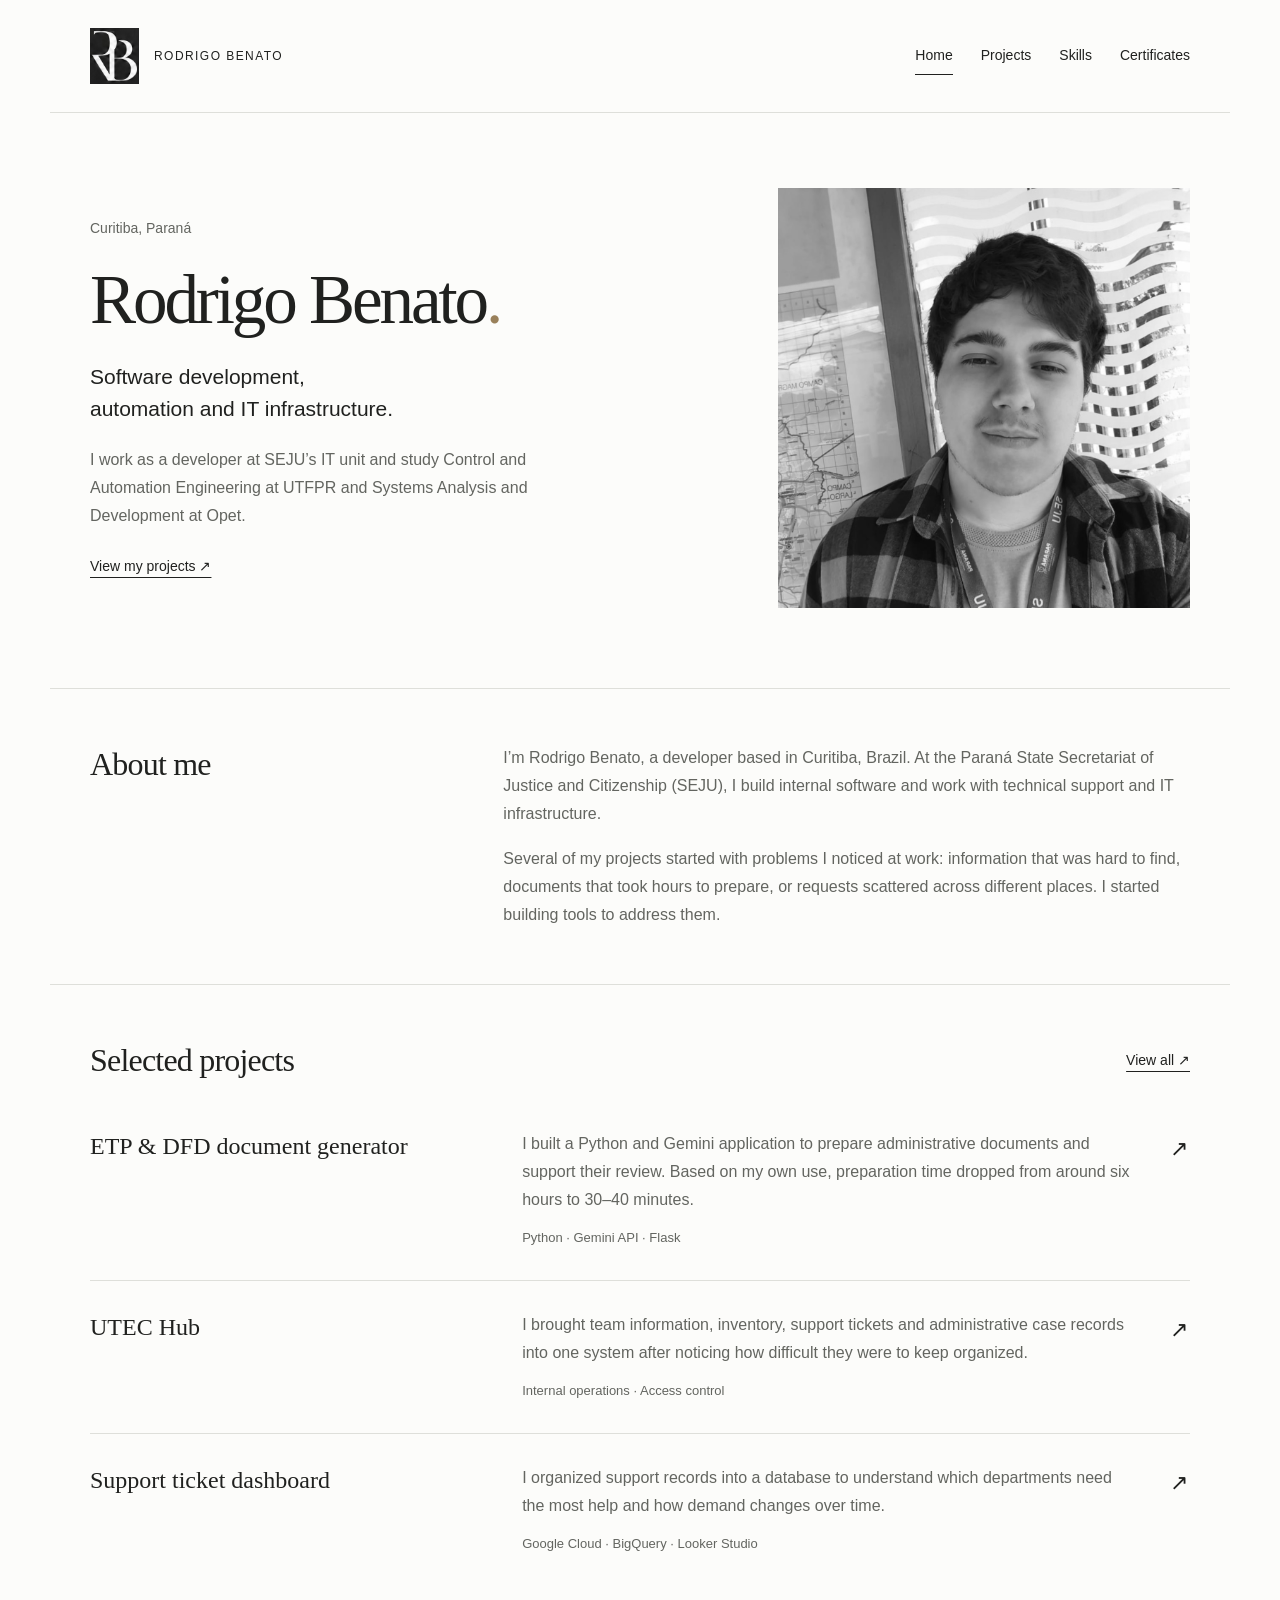
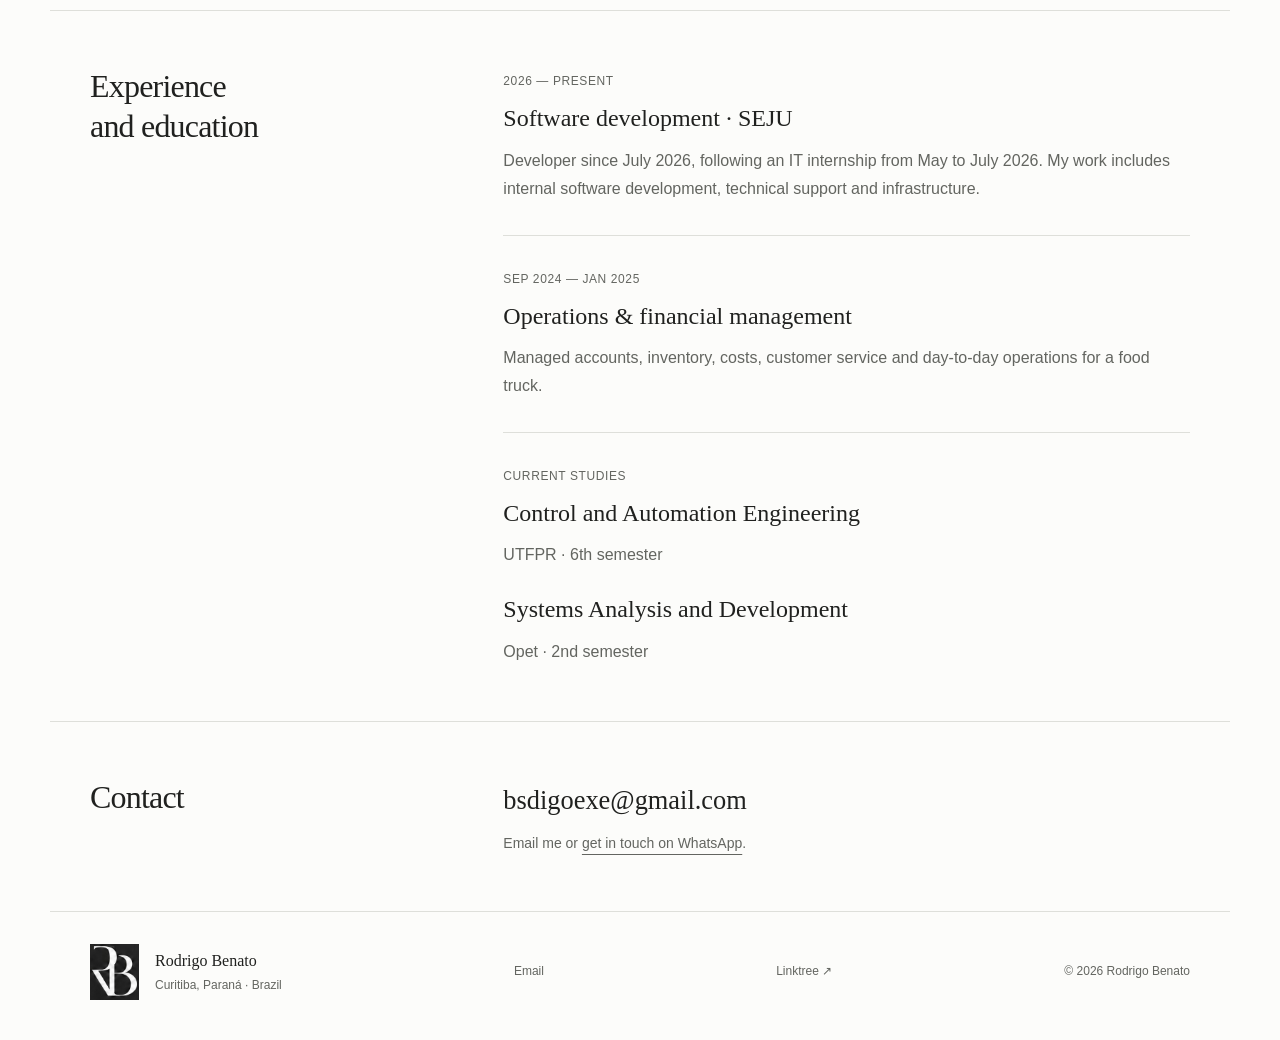
<file: index.html>
<!DOCTYPE html>

<html lang="en"><head><meta charset="utf-8"/><meta content="width=device-width,initial-scale=1" name="viewport"/><meta content="Rodrigo Benato’s portfolio. Software development, AI automation, data and IT infrastructure in Curitiba, Brazil." name="description"/><meta content="#191a18" name="theme-color"/><title>Home · Rodrigo Benato</title><link href="assets/favicon.svg" rel="icon" type="image/svg+xml"/><link href="style.css" rel="stylesheet"/><script defer="" src="script.js"></script></head><body><a class="skip" href="#conteudo">Skip to content</a><header><a aria-label="Rodrigo Benato — home" class="brand" href="index.html"><span aria-label="RB monogram" class="logo" role="img"><img alt="" src="assets/cartao.png"/></span><span>RODRIGO BENATO</span></a><button aria-controls="nav" aria-expanded="false" class="menu">Menu <span>＋</span></button><nav id="nav"><a aria-current="page" href="index.html">Home</a><a href="projetos.html">Projects</a><a href="habilidades.html">Skills</a><a href="certificados.html">Certificates</a></nav></header><main id="conteudo"><section class="hero"><div class="hero-copy"><p class="location">Curitiba, Paraná</p><h1>Rodrigo Benato<span class="title-dot">.</span></h1><p class="lead">Software development,<br/>automation and IT infrastructure.</p><p class="hero-about">I work as a developer at SEJU’s IT unit and study Control and Automation Engineering at UTFPR and Systems Analysis and Development at Opet.</p><a class="text-link" href="projetos.html">View my projects ↗</a></div><figure class="portrait"><img alt="Rodrigo Benato" fetchpriority="high" src="assets/rodrigo.jpg"/></figure></section>
<section class="section intro"><h2>About me</h2><div><p>I’m Rodrigo Benato, a developer based in Curitiba, Brazil. At the Paraná State Secretariat of Justice and Citizenship (SEJU), I build internal software and work with technical support and IT infrastructure.</p><p>Several of my projects started with problems I noticed at work: information that was hard to find, documents that took hours to prepare, or requests scattered across different places. I started building tools to address them.</p></div></section>
<section class="section featured"><div class="section-head"><h2>Selected projects</h2><a class="text-link" href="projetos.html">View all ↗</a></div><a class="work-row" href="projetos.html#projeto-01"><h3>ETP &amp; DFD document generator</h3><div><p>I built a Python and Gemini application to prepare administrative documents and support their review. Based on my own use, preparation time dropped from around six hours to 30–40 minutes.</p><small>Python · Gemini API · Flask</small></div><span aria-hidden="true">↗</span></a><a class="work-row" href="projetos.html#projeto-03"><h3>UTEC Hub</h3><div><p>I brought team information, inventory, support tickets and administrative case records into one system after noticing how difficult they were to keep organized.</p><small>Internal operations · Access control</small></div><span aria-hidden="true">↗</span></a><a class="work-row" href="projetos.html#projeto-07"><h3>Support ticket dashboard</h3><div><p>I organized support records into a database to understand which departments need the most help and how demand changes over time.</p><small>Google Cloud · BigQuery · Looker Studio</small></div><span aria-hidden="true">↗</span></a></section>
<section class="section journey"><div><h2>Experience<br/>and education</h2></div><div class="timeline"><article><span>2026 — PRESENT</span><h3>Software development · SEJU</h3><p>Developer since July 2026, following an IT internship from May to July 2026. My work includes internal software development, technical support and infrastructure.</p></article><article><span>SEP 2024 — JAN 2025</span><h3>Operations &amp; financial management</h3><p>Managed accounts, inventory, costs, customer service and day-to-day operations for a food truck.</p></article><article><span>CURRENT STUDIES</span><h3>Control and Automation Engineering</h3><p>UTFPR · 6th semester</p><h3>Systems Analysis and Development</h3><p>Opet · 2nd semester</p></article></div></section>
<section class="section contact"><h2>Contact</h2><div><a class="contact-email" href="mailto:bsdigoexe@gmail.com">bsdigoexe@gmail.com</a><p>Email me or <a class="text-link" href="https://wa.me/5541998265117" rel="noopener noreferrer" target="_blank">get in touch on WhatsApp</a>.</p></div></section></main><footer><div><span aria-label="RB monogram" class="logo" role="img"><img alt="" src="assets/cartao.png"/></span><span>Rodrigo Benato<small>Curitiba, Paraná · Brazil</small></span></div><a href="mailto:bsdigoexe@gmail.com">Email</a><a href="https://linktr.ee/bsDigo" rel="noopener noreferrer" target="_blank">Linktree ↗</a><span class="copyright">© <span id="year">2026</span> Rodrigo Benato</span></footer></body></html>
</file>
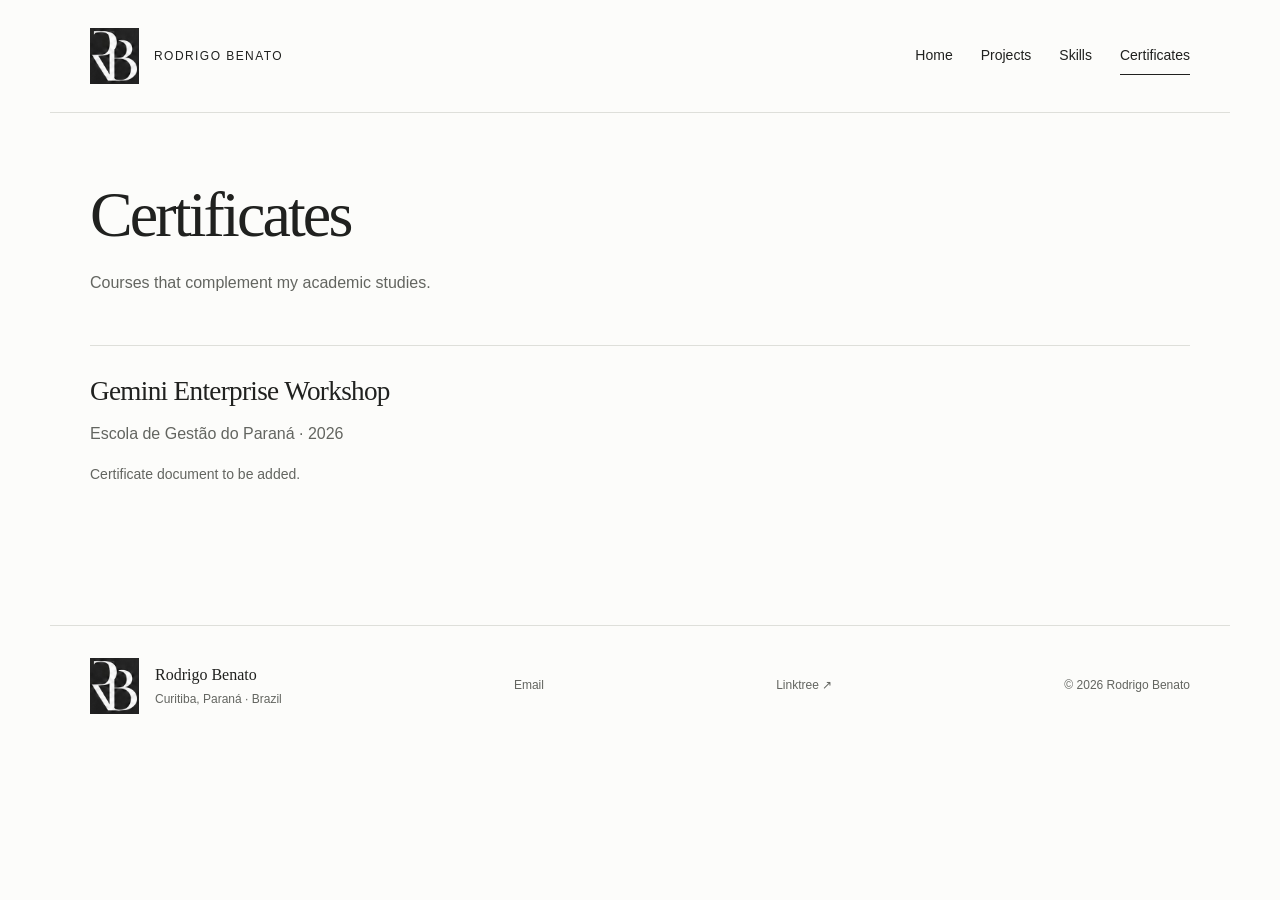
<file: certificados.html>
<!DOCTYPE html>

<html lang="en"><head><meta charset="utf-8"/><meta content="width=device-width,initial-scale=1" name="viewport"/><meta content="Rodrigo Benato’s portfolio. Software development, AI automation, data and IT infrastructure in Curitiba, Brazil." name="description"/><meta content="#191a18" name="theme-color"/><title>Certificates · Rodrigo Benato</title><link href="assets/favicon.svg" rel="icon" type="image/svg+xml"/><link href="style.css" rel="stylesheet"/><script defer="" src="script.js"></script></head><body><a class="skip" href="#conteudo">Skip to content</a><header><a aria-label="Rodrigo Benato — home" class="brand" href="index.html"><span aria-label="RB monogram" class="logo" role="img"><img alt="" src="assets/cartao.png"/></span><span>RODRIGO BENATO</span></a><button aria-controls="nav" aria-expanded="false" class="menu">Menu <span>＋</span></button><nav id="nav"><a href="index.html">Home</a><a href="projetos.html">Projects</a><a href="habilidades.html">Skills</a><a aria-current="page" href="certificados.html">Certificates</a></nav></header><main id="conteudo"><section class="page-heading"><h1>Certificates</h1><p>Courses that complement my academic studies.</p></section><section class="certificate-empty"><h2>Gemini Enterprise Workshop</h2><p>Escola de Gestão do Paraná · 2026</p><p class="certificate-note">Certificate document to be added.</p></section></main><footer><div><span aria-label="RB monogram" class="logo" role="img"><img alt="" src="assets/cartao.png"/></span><span>Rodrigo Benato<small>Curitiba, Paraná · Brazil</small></span></div><a href="mailto:bsdigoexe@gmail.com">Email</a><a href="https://linktr.ee/bsDigo" rel="noopener noreferrer" target="_blank">Linktree ↗</a><span class="copyright">© <span id="year">2026</span> Rodrigo Benato</span></footer></body></html>
</file>
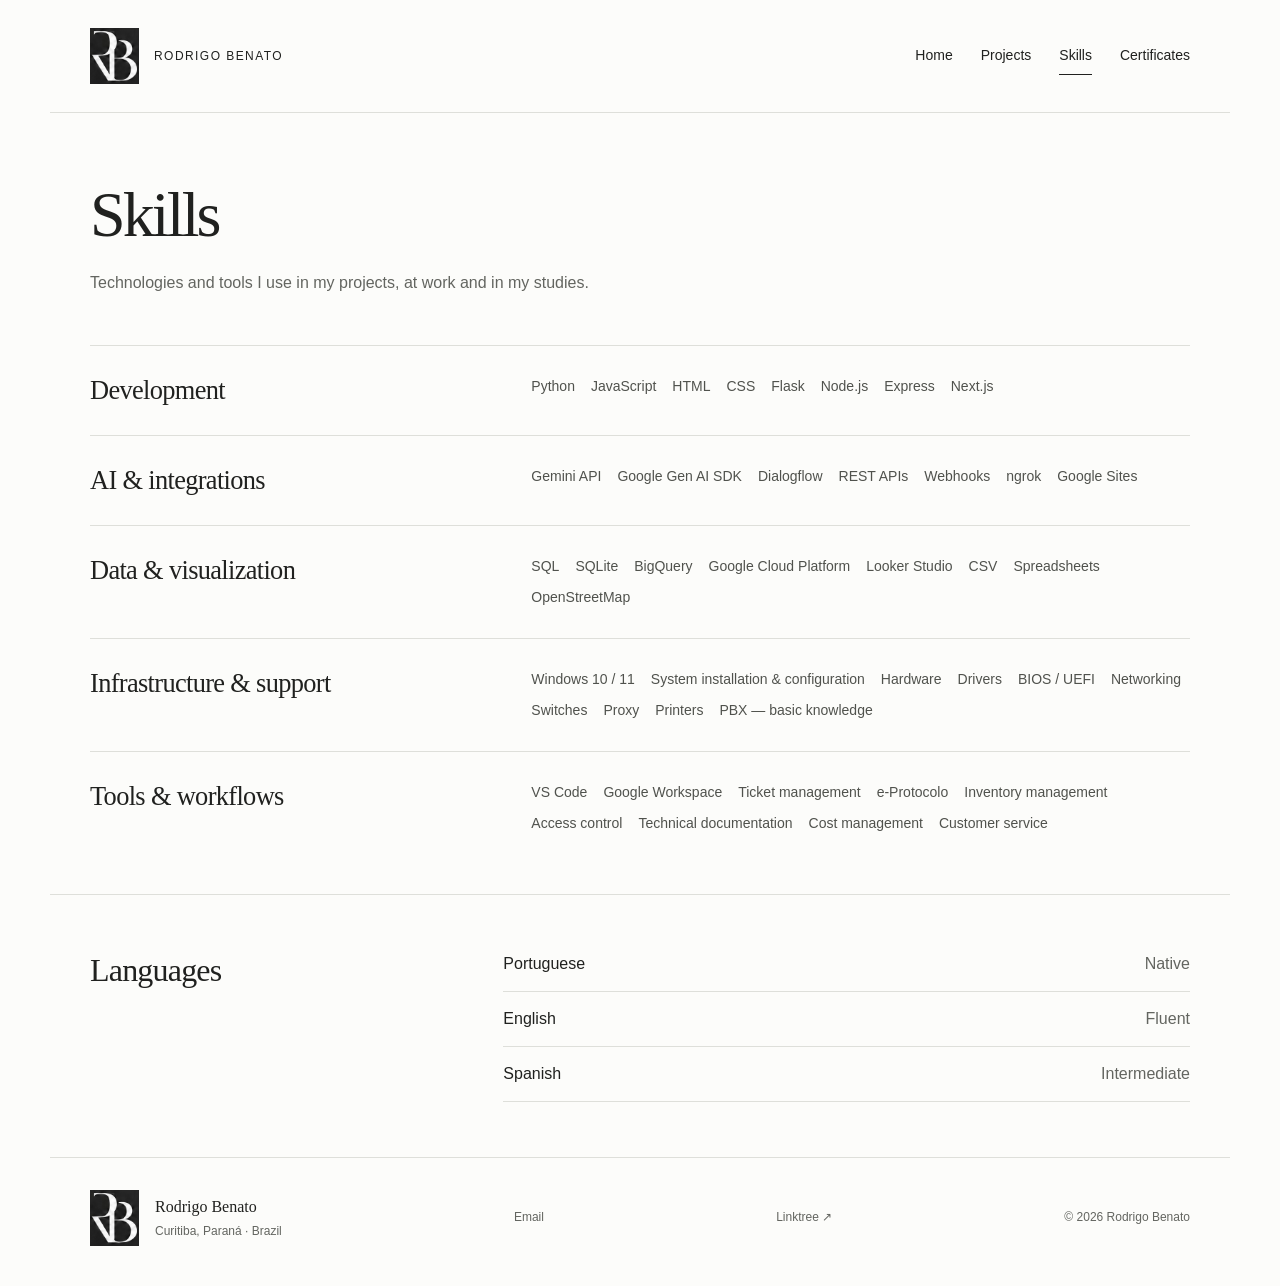
<file: habilidades.html>
<!DOCTYPE html>

<html lang="en"><head><meta charset="utf-8"/><meta content="width=device-width,initial-scale=1" name="viewport"/><meta content="Rodrigo Benato’s portfolio. Software development, AI automation, data and IT infrastructure in Curitiba, Brazil." name="description"/><meta content="#191a18" name="theme-color"/><title>Skills · Rodrigo Benato</title><link href="assets/favicon.svg" rel="icon" type="image/svg+xml"/><link href="style.css" rel="stylesheet"/><script defer="" src="script.js"></script></head><body><a class="skip" href="#conteudo">Skip to content</a><header><a aria-label="Rodrigo Benato — home" class="brand" href="index.html"><span aria-label="RB monogram" class="logo" role="img"><img alt="" src="assets/cartao.png"/></span><span>RODRIGO BENATO</span></a><button aria-controls="nav" aria-expanded="false" class="menu">Menu <span>＋</span></button><nav id="nav"><a href="index.html">Home</a><a href="projetos.html">Projects</a><a aria-current="page" href="habilidades.html">Skills</a><a href="certificados.html">Certificates</a></nav></header><main id="conteudo"><section class="page-heading"><h1>Skills</h1><p>Technologies and tools I use in my projects, at work and in my studies.</p></section><section class="skills"><article class="skill-row"><div><h2>Development</h2></div><div class="tags"><span>Python</span><span>JavaScript</span><span>HTML</span><span>CSS</span><span>Flask</span><span>Node.js</span><span>Express</span><span>Next.js</span></div></article><article class="skill-row"><div><h2>AI &amp; integrations</h2></div><div class="tags"><span>Gemini API</span><span>Google Gen AI SDK</span><span>Dialogflow</span><span>REST APIs</span><span>Webhooks</span><span>ngrok</span><span>Google Sites</span></div></article><article class="skill-row"><div><h2>Data &amp; visualization</h2></div><div class="tags"><span>SQL</span><span>SQLite</span><span>BigQuery</span><span>Google Cloud Platform</span><span>Looker Studio</span><span>CSV</span><span>Spreadsheets</span><span>OpenStreetMap</span></div></article><article class="skill-row"><div><h2>Infrastructure &amp; support</h2></div><div class="tags"><span>Windows 10 / 11</span><span>System installation &amp; configuration</span><span>Hardware</span><span>Drivers</span><span>BIOS / UEFI</span><span>Networking</span><span>Switches</span><span>Proxy</span><span>Printers</span><span>PBX — basic knowledge</span></div></article><article class="skill-row"><div><h2>Tools &amp; workflows</h2></div><div class="tags"><span>VS Code</span><span>Google Workspace</span><span>Ticket management</span><span>e-Protocolo</span><span>Inventory management</span><span>Access control</span><span>Technical documentation</span><span>Cost management</span><span>Customer service</span></div></article></section><section class="section languages"><h2>Languages</h2><div><dl><div><dt>Portuguese</dt><dd>Native</dd></div><div><dt>English</dt><dd>Fluent</dd></div><div><dt>Spanish</dt><dd>Intermediate</dd></div></dl></div></section></main><footer><div><span aria-label="RB monogram" class="logo" role="img"><img alt="" src="assets/cartao.png"/></span><span>Rodrigo Benato<small>Curitiba, Paraná · Brazil</small></span></div><a href="mailto:bsdigoexe@gmail.com">Email</a><a href="https://linktr.ee/bsDigo" rel="noopener noreferrer" target="_blank">Linktree ↗</a><span class="copyright">© <span id="year">2026</span> Rodrigo Benato</span></footer></body></html>
</file>
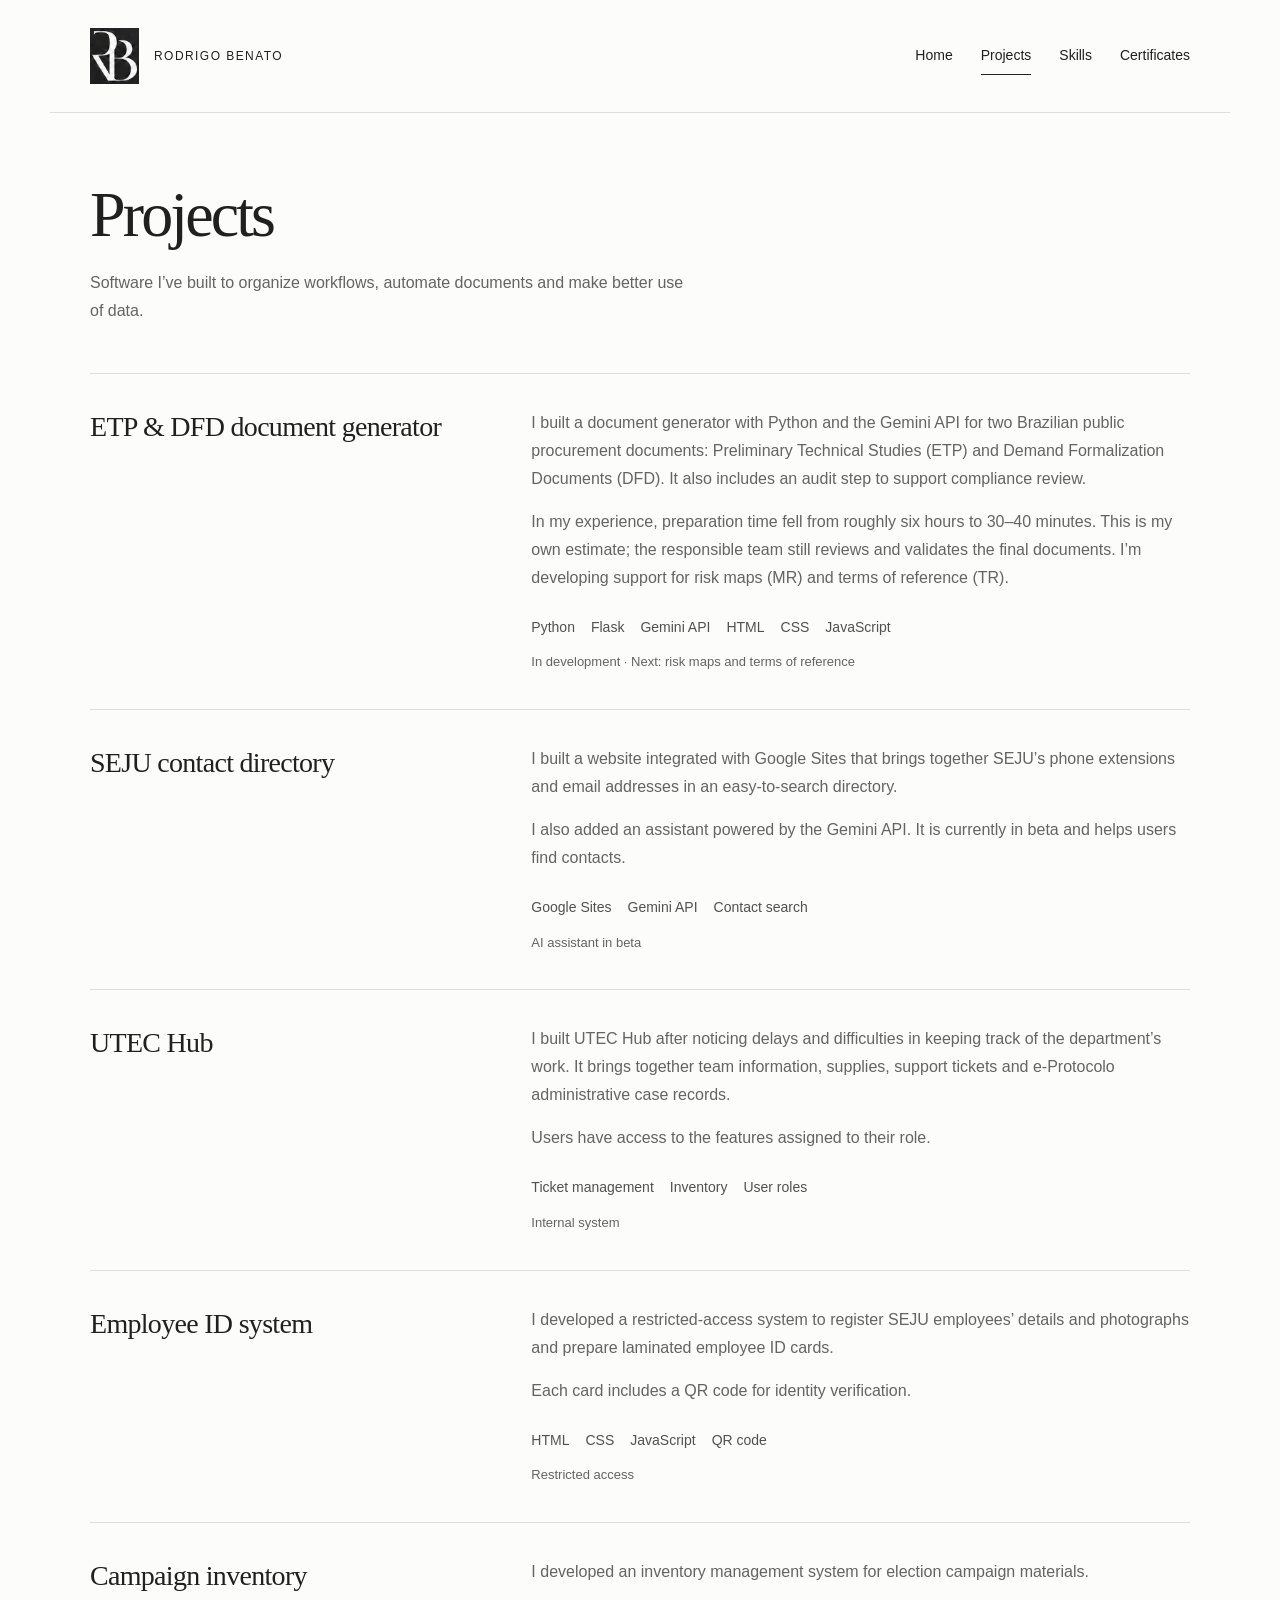
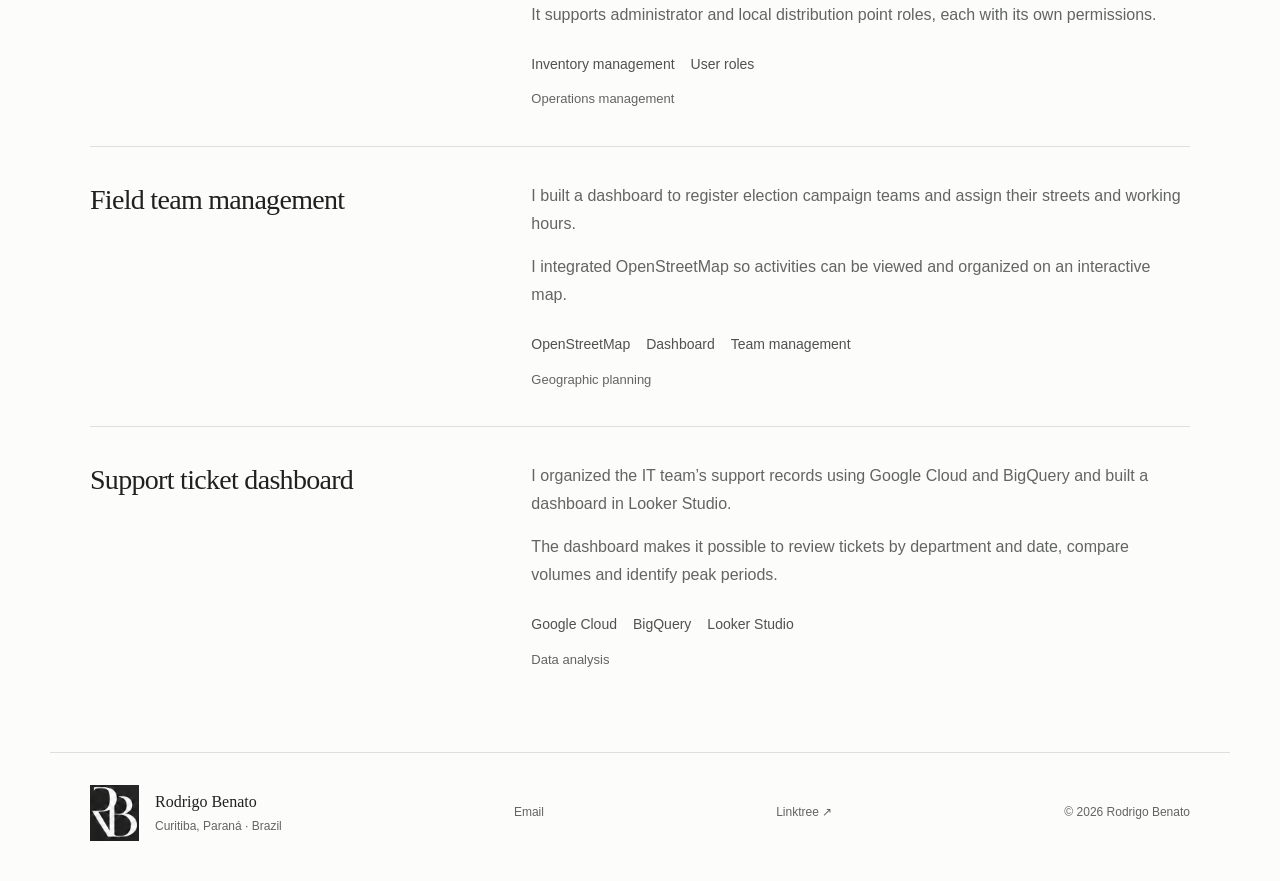
<file: projetos.html>
<!DOCTYPE html>

<html lang="en"><head><meta charset="utf-8"/><meta content="width=device-width,initial-scale=1" name="viewport"/><meta content="Rodrigo Benato’s portfolio. Software development, AI automation, data and IT infrastructure in Curitiba, Brazil." name="description"/><meta content="#191a18" name="theme-color"/><title>Projects · Rodrigo Benato</title><link href="assets/favicon.svg" rel="icon" type="image/svg+xml"/><link href="style.css" rel="stylesheet"/><script defer="" src="script.js"></script></head><body><a class="skip" href="#conteudo">Skip to content</a><header><a aria-label="Rodrigo Benato — home" class="brand" href="index.html"><span aria-label="RB monogram" class="logo" role="img"><img alt="" src="assets/cartao.png"/></span><span>RODRIGO BENATO</span></a><button aria-controls="nav" aria-expanded="false" class="menu">Menu <span>＋</span></button><nav id="nav"><a href="index.html">Home</a><a aria-current="page" href="projetos.html">Projects</a><a href="habilidades.html">Skills</a><a href="certificados.html">Certificates</a></nav></header><main id="conteudo"><section class="page-heading"><h1>Projects</h1><p>Software I’ve built to organize workflows, automate documents and make better use of data.</p></section><section class="projects"><article class="project" id="projeto-01"><div><h2>ETP &amp; DFD document generator</h2><p>I built a document generator with Python and the Gemini API for two Brazilian public procurement documents: Preliminary Technical Studies (ETP) and Demand Formalization Documents (DFD). It also includes an audit step to support compliance review.</p><p>In my experience, preparation time fell from roughly six hours to 30–40 minutes. This is my own estimate; the responsible team still reviews and validates the final documents. I’m developing support for risk maps (MR) and terms of reference (TR).</p><div class="tags"><span>Python</span><span>Flask</span><span>Gemini API</span><span>HTML</span><span>CSS</span><span>JavaScript</span></div><p class="status">In development · Next: risk maps and terms of reference</p></div></article><article class="project" id="projeto-02"><div><h2>SEJU contact directory</h2><p>I built a website integrated with Google Sites that brings together SEJU’s phone extensions and email addresses in an easy-to-search directory.</p><p>I also added an assistant powered by the Gemini API. It is currently in beta and helps users find contacts.</p><div class="tags"><span>Google Sites</span><span>Gemini API</span><span>Contact search</span></div><p class="status">AI assistant in beta</p></div></article><article class="project" id="projeto-03"><div><h2>UTEC Hub</h2><p>I built UTEC Hub after noticing delays and difficulties in keeping track of the department’s work. It brings together team information, supplies, support tickets and e-Protocolo administrative case records.</p><p>Users have access to the features assigned to their role.</p><div class="tags"><span>Ticket management</span><span>Inventory</span><span>User roles</span></div><p class="status">Internal system</p></div></article><article class="project" id="projeto-04"><div><h2>Employee ID system</h2><p>I developed a restricted-access system to register SEJU employees’ details and photographs and prepare laminated employee ID cards.</p><p>Each card includes a QR code for identity verification.</p><div class="tags"><span>HTML</span><span>CSS</span><span>JavaScript</span><span>QR code</span></div><p class="status">Restricted access</p></div></article><article class="project" id="projeto-05"><div><h2>Campaign inventory</h2><p>I developed an inventory management system for election campaign materials.</p><p>It supports administrator and local distribution point roles, each with its own permissions.</p><div class="tags"><span>Inventory management</span><span>User roles</span></div><p class="status">Operations management</p></div></article><article class="project" id="projeto-06"><div><h2>Field team management</h2><p>I built a dashboard to register election campaign teams and assign their streets and working hours.</p><p>I integrated OpenStreetMap so activities can be viewed and organized on an interactive map.</p><div class="tags"><span>OpenStreetMap</span><span>Dashboard</span><span>Team management</span></div><p class="status">Geographic planning</p></div></article><article class="project" id="projeto-07"><div><h2>Support ticket dashboard</h2><p>I organized the IT team’s support records using Google Cloud and BigQuery and built a dashboard in Looker Studio.</p><p>The dashboard makes it possible to review tickets by department and date, compare volumes and identify peak periods.</p><div class="tags"><span>Google Cloud</span><span>BigQuery</span><span>Looker Studio</span></div><p class="status">Data analysis</p></div></article></section></main><footer><div><span aria-label="RB monogram" class="logo" role="img"><img alt="" src="assets/cartao.png"/></span><span>Rodrigo Benato<small>Curitiba, Paraná · Brazil</small></span></div><a href="mailto:bsdigoexe@gmail.com">Email</a><a href="https://linktr.ee/bsDigo" rel="noopener noreferrer" target="_blank">Linktree ↗</a><span class="copyright">© <span id="year">2026</span> Rodrigo Benato</span></footer></body></html>
</file>
<file: style.css>
:root{--paper:#fcfcfa;--ink:#20211f;--muted:#636560;--line:#dedfda;--gold:#99805a}*{box-sizing:border-box}html{scroll-behavior:smooth}body{margin:0;background:var(--paper);color:var(--ink);font:16px/1.75 Arial,Helvetica,sans-serif}a{color:inherit;text-decoration:none}button{font:inherit}a:focus-visible,button:focus-visible{outline:2px solid var(--gold);outline-offset:5px}h1,h2,h3,p,figure{margin:0}h1,h2,h3{font-family:Georgia,'Times New Roman',serif;font-weight:400}h1{font-size:clamp(3rem,5.4vw,5rem);line-height:1.06;letter-spacing:-.045em}h2{font-size:2rem;line-height:1.25;letter-spacing:-.025em}h3{font-size:1.5rem;line-height:1.35}p{color:var(--muted)}header,main,footer{max-width:1180px;margin:auto}header{display:flex;align-items:center;justify-content:space-between;gap:25px;padding:28px 40px;border-bottom:1px solid var(--line)}.brand{display:flex;align-items:center;gap:15px;font-size:12px;letter-spacing:.12em}.logo{position:relative;display:block;width:49px;height:56px;overflow:hidden;background:#1c1d1b;flex-shrink:0}.logo img{position:absolute;width:548.57px;max-width:none;left:-251.07px;top:-67.14px}nav{display:flex;gap:28px;font-size:14px}nav a{padding:6px 0}nav a[aria-current]{border-bottom:1px solid var(--ink)}nav a:hover,.text-link:hover{color:#876d46}.menu{display:none}.hero{display:grid;grid-template-columns:1.5fr 1fr;gap:70px;align-items:center;padding:75px 40px 80px}.location{font-size:14px;margin-bottom:22px}.hero h1{max-width:510px}.title-dot{color:var(--gold)}.lead{font-size:21px;line-height:1.55;margin:25px 0 20px;color:var(--ink)}.hero-about{max-width:490px}.hero .text-link{display:inline-block;margin-top:24px}.text-link{font-size:14px;text-decoration:underline;text-underline-offset:6px;text-decoration-thickness:1px}.portrait img{display:block;width:100%;height:420px;object-fit:cover;object-position:center 35%;filter:grayscale(1)}.section{padding:55px 40px;border-top:1px solid var(--line)}.intro,.journey,.languages,.contact{display:grid;grid-template-columns:1fr 2fr;gap:70px}.intro p+p{margin-top:17px}.section-head{display:flex;justify-content:space-between;align-items:center;margin-bottom:20px;gap:20px}.work-row{display:grid;grid-template-columns:1fr 1.55fr 20px;gap:40px;padding:30px 0;border-bottom:1px solid var(--line)}.work-row:last-child{border:0;padding-bottom:0}.work-row:hover h3{text-decoration:underline;text-underline-offset:5px}.work-row small{display:block;color:var(--muted);font-size:13px;margin-top:13px}.work-row>span{font-size:22px}.timeline article+article{margin-top:32px;padding-top:28px;border-top:1px solid var(--line)}.timeline span{font-size:12px;color:var(--muted);letter-spacing:.05em}.timeline h3{margin:8px 0 12px}.timeline p+h3{margin-top:24px}.contact-number{font-size:26px;font-family:Georgia,serif}.contact p{font-size:14px;margin-top:8px}footer{border-top:1px solid var(--line);padding:32px 40px 40px;display:flex;align-items:center;justify-content:space-between;gap:25px}footer>div{display:flex;align-items:center;gap:16px;font-family:Georgia,serif}footer small{display:block;font-family:Arial,sans-serif;font-size:12px;color:var(--muted)}footer>a,.copyright{font-size:12px;color:var(--muted)}.page-heading{padding:68px 40px 48px}.page-heading h1{font-size:clamp(3rem,5vw,4.3rem);margin-bottom:20px}.page-heading p{max-width:610px}.projects{padding:0 40px 45px}.project{padding:35px 0;border-top:1px solid var(--line);scroll-margin-top:25px}.project>div{display:grid;grid-template-columns:1fr 1.75fr;column-gap:65px}.project h2{grid-column:1;grid-row:1/5;font-size:1.75rem}.project p,.project .tags{grid-column:2}.project p+p{margin-top:15px}.tags{display:flex;flex-wrap:wrap;column-gap:16px;row-gap:7px;align-content:start}.tags span{font-size:14px;color:#50524d}.project .tags{margin-top:23px}.project .status{font-size:13px;color:var(--muted);margin-top:12px}.skills{padding:0 40px 30px}.skill-row{display:grid;grid-template-columns:1fr 1.75fr;gap:65px;border-top:1px solid var(--line);padding:28px 0}.skill-row h2{font-size:1.65rem}.languages dl{margin:0}.languages dl>div{display:flex;justify-content:space-between;gap:20px;padding:13px 0;border-bottom:1px solid var(--line)}.languages dl>div:first-child{padding-top:0}.languages dd{margin:0;color:var(--muted)}.certificate-empty{margin:0 40px 100px;padding:28px 0;border-top:1px solid var(--line);min-height:180px}.skip{position:absolute;left:15px;top:-100px;background:var(--ink);color:white;padding:10px;z-index:5}.skip:focus{top:10px}@media(max-width:850px){header{padding:20px 25px}.brand>span:last-child{display:none}.hero{gap:35px;padding:55px 25px}.portrait img{height:370px}.section,.page-heading{padding-left:25px;padding-right:25px}.intro,.journey,.languages,.contact{gap:35px}.work-row{gap:25px;grid-template-columns:1fr 1.4fr 18px}.projects,.skills{padding-left:25px;padding-right:25px}.project>div,.skill-row{gap:20px 35px}.project p+p{margin-top:0}footer{padding-left:25px;padding-right:25px;flex-wrap:wrap}.certificate-empty{margin-left:25px;margin-right:25px}}@media(max-width:580px){header{flex-wrap:wrap;padding:16px 22px;gap:12px}.brand>span:last-child{display:block;font-size:11px}.menu{display:flex;gap:12px;align-items:center;border:0;padding:8px 0;background:none;font-size:14px}.menu span{font-size:22px}nav{display:none;width:100%;justify-content:space-between;gap:10px;padding:12px 0 4px}nav.open{display:flex}.hero{padding:40px 22px;grid-template-columns:1fr;gap:30px}.hero h1{font-size:3.5rem;max-width:340px}.lead{font-size:20px;margin-top:20px}.location{margin-bottom:17px}.portrait{width:100%;max-width:360px}.portrait img{height:330px;object-position:center 31%}.section{padding:35px 22px}.intro,.journey,.languages,.contact{grid-template-columns:1fr;gap:24px}.section-head{align-items:baseline}.section-head h2{font-size:1.75rem}.work-row{grid-template-columns:1fr 18px;gap:14px;padding:25px 0}.work-row h3{grid-column:1}.work-row>div{grid-column:1;grid-row:2}.work-row>span{grid-column:2;grid-row:1}.page-heading{padding:40px 22px 30px}.projects,.skills{padding-left:22px;padding-right:22px}.project>div,.skill-row{display:block}.project h2{margin-bottom:20px}.project p+p{margin-top:15px}.skill-row h2{margin-bottom:17px}.tags{column-gap:18px;row-gap:9px}.contact-number{font-size:25px}footer{padding:25px 22px}.copyright{width:100%}.certificate-empty{margin:0 22px 60px;min-height:150px}.brand .logo{transform:scale(.85);transform-origin:left center;margin-right:-7px}.hero-about{font-size:16px}}@media(prefers-reduced-motion:reduce){html{scroll-behavior:auto}}

.contact-email{font-family:Georgia,serif;font-size:clamp(1.2rem,3vw,1.65rem);overflow-wrap:anywhere}.certificate-empty h2{font-size:1.7rem;margin-bottom:12px}.certificate-note{font-size:14px;margin-top:14px}
</file>
